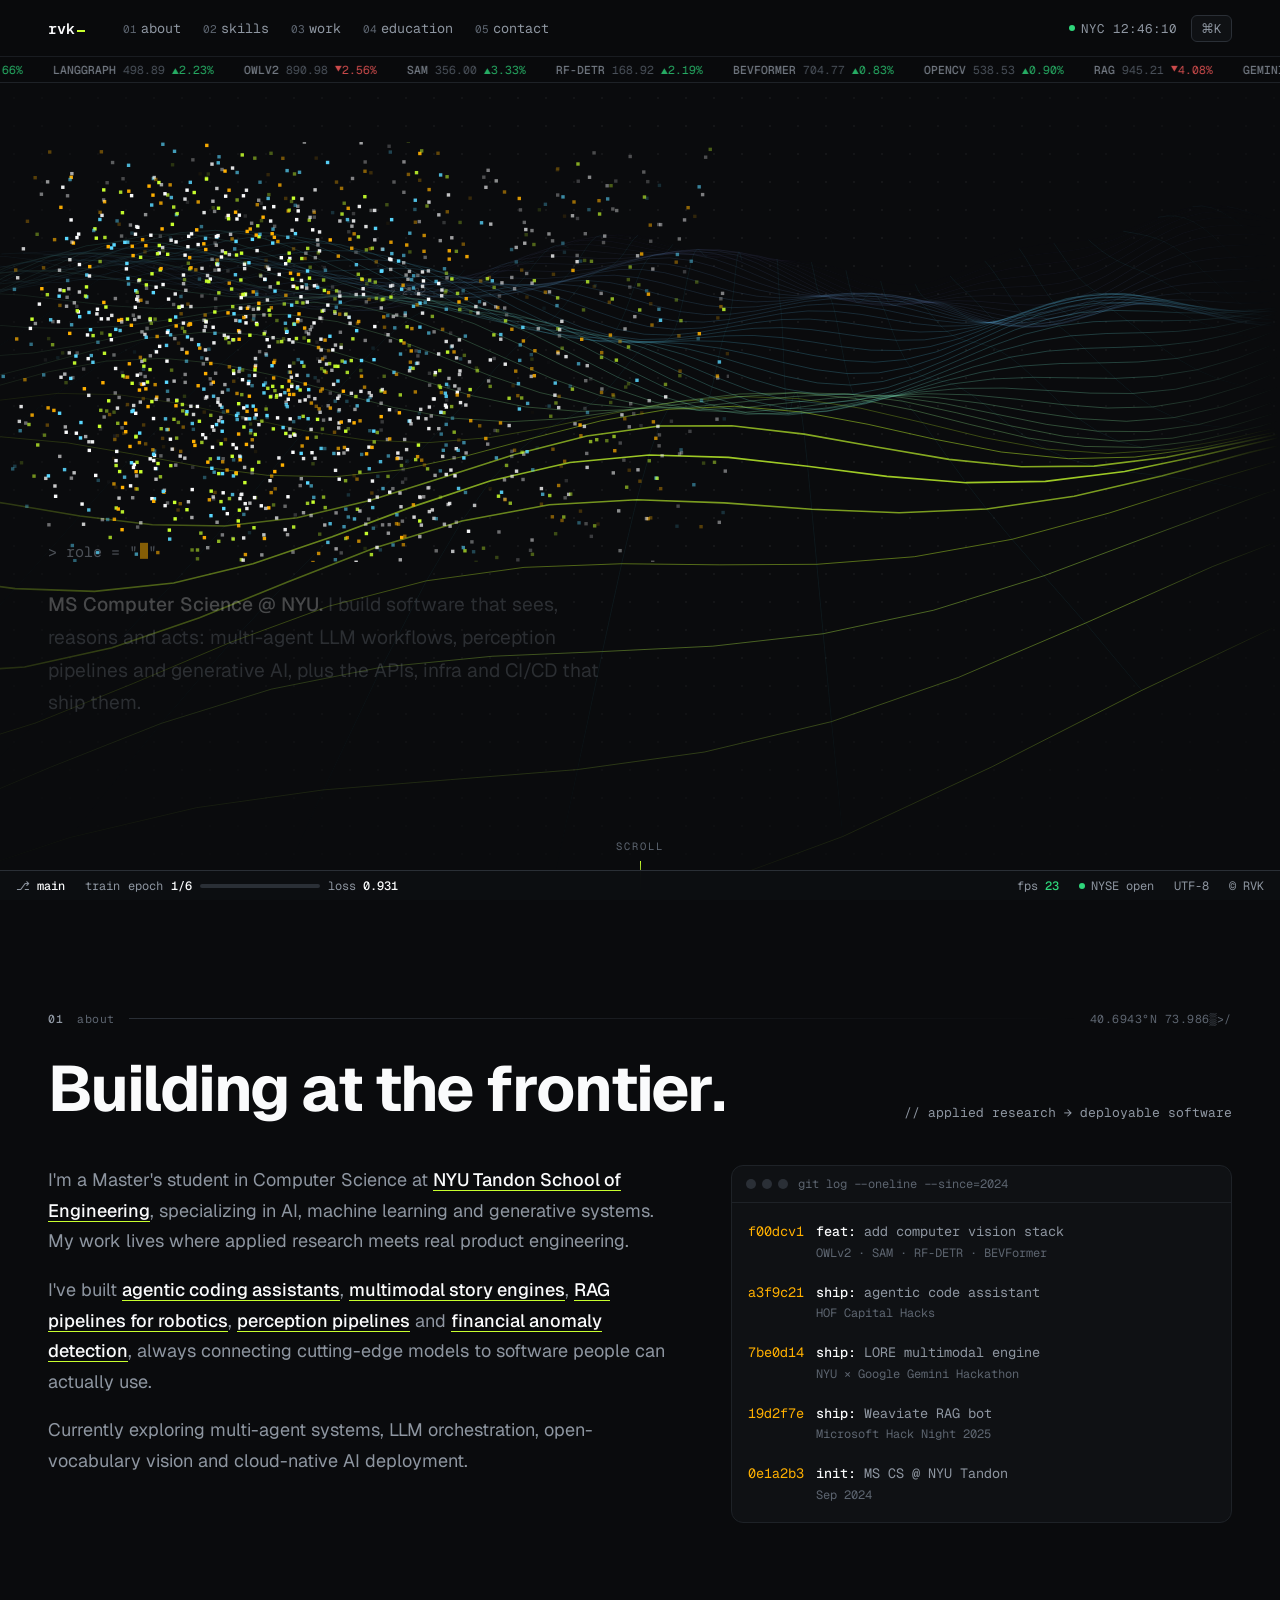
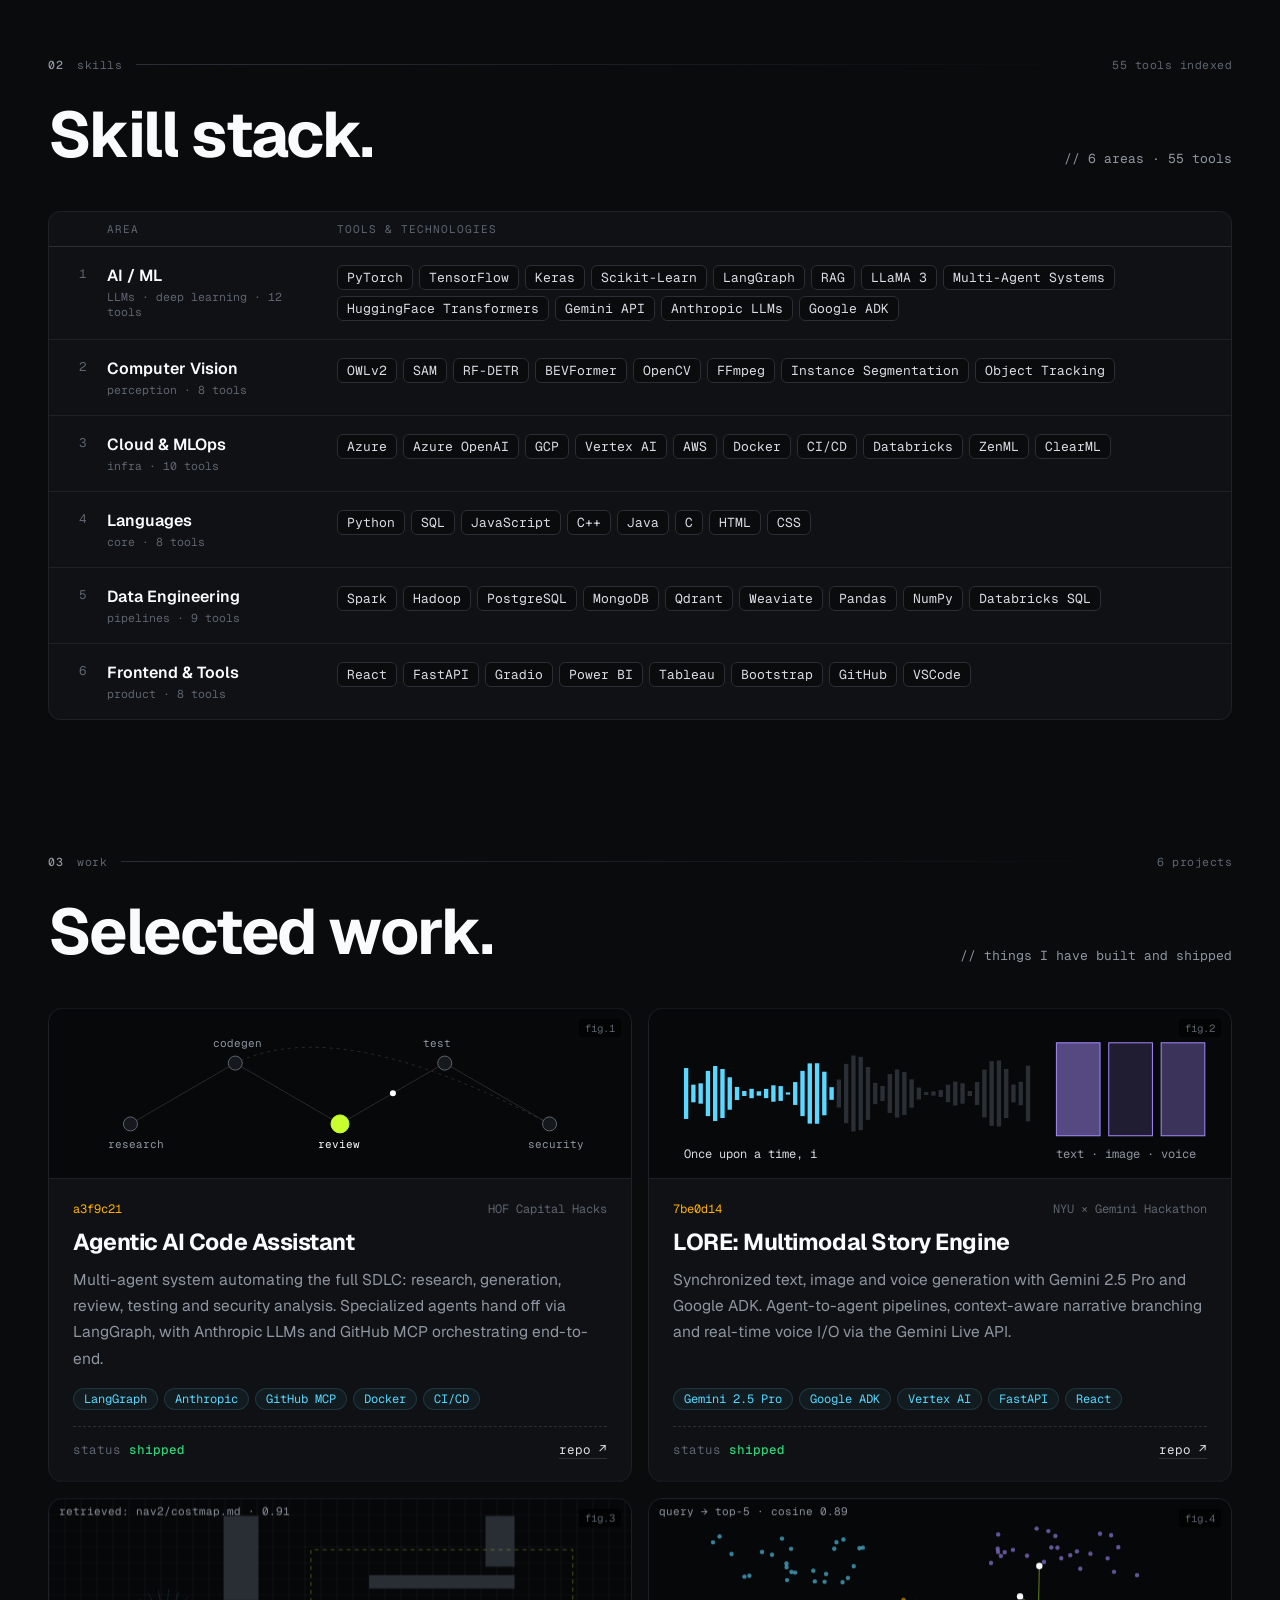
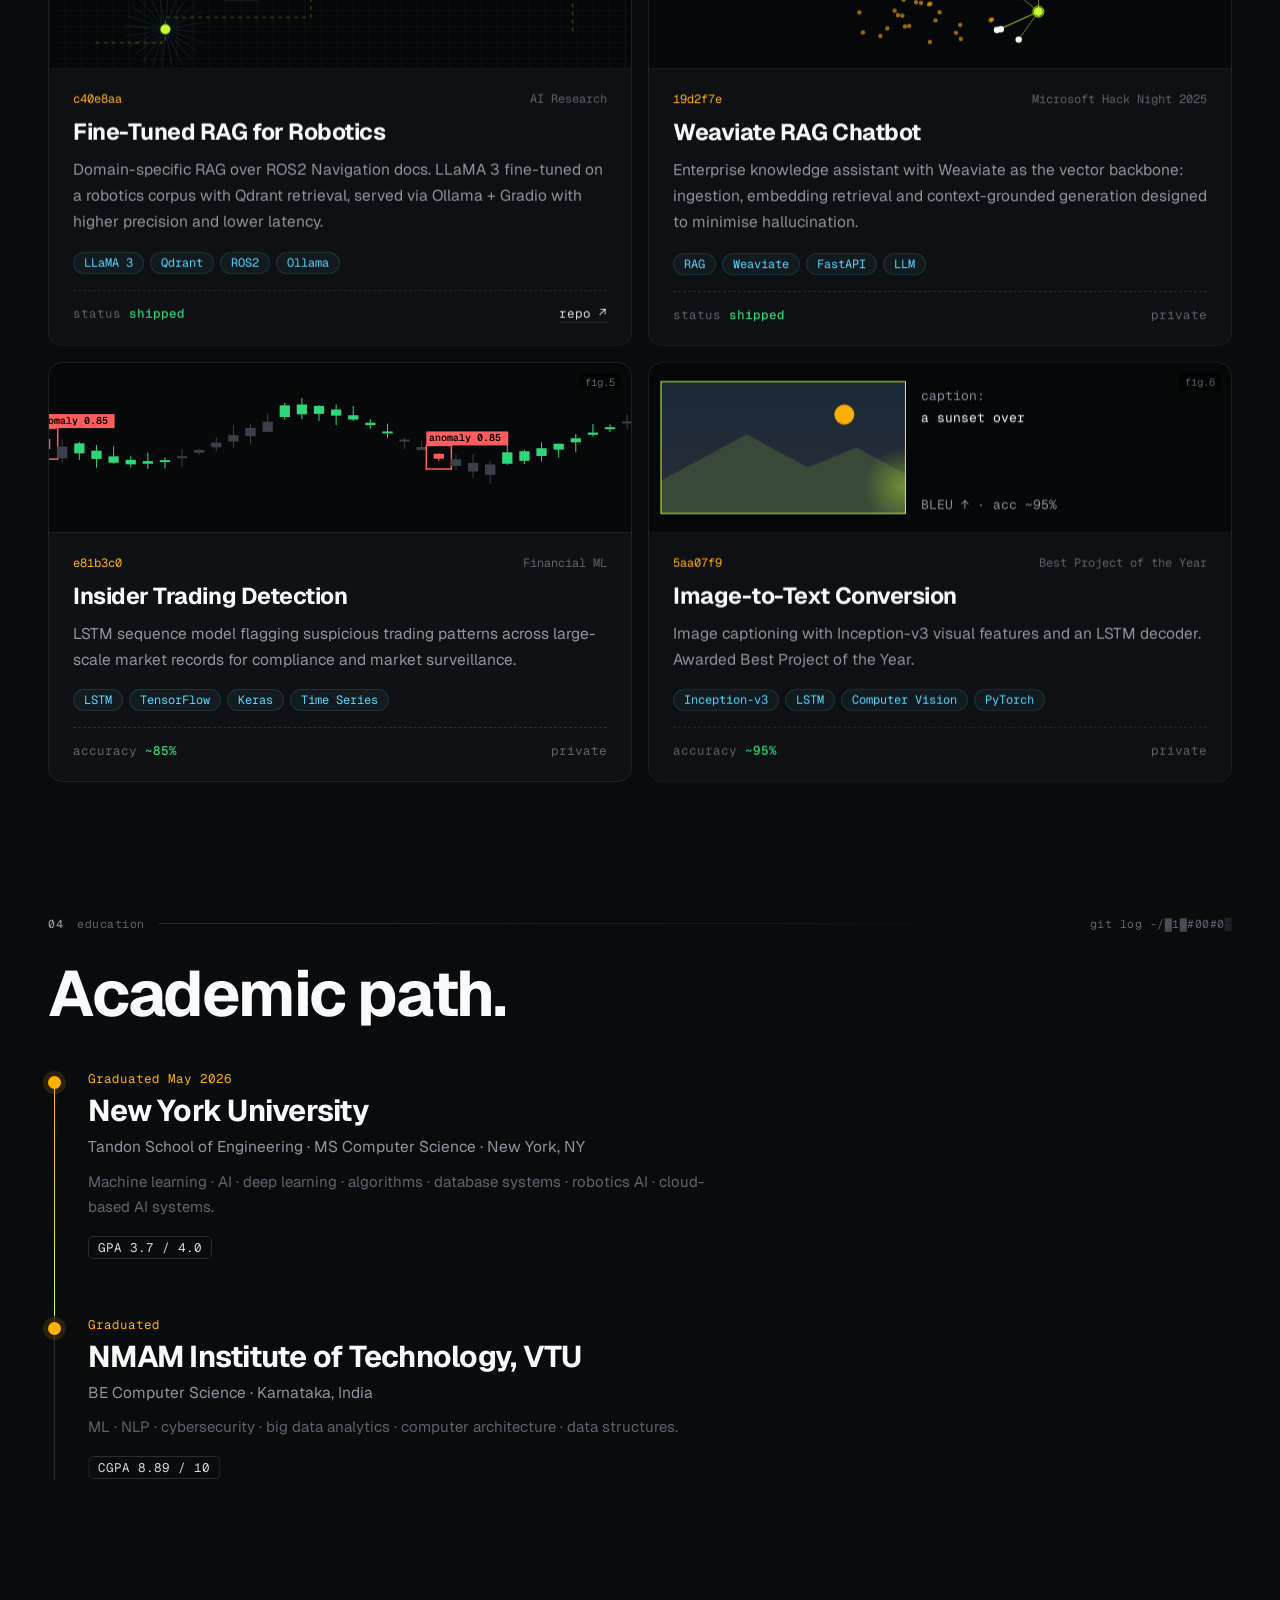
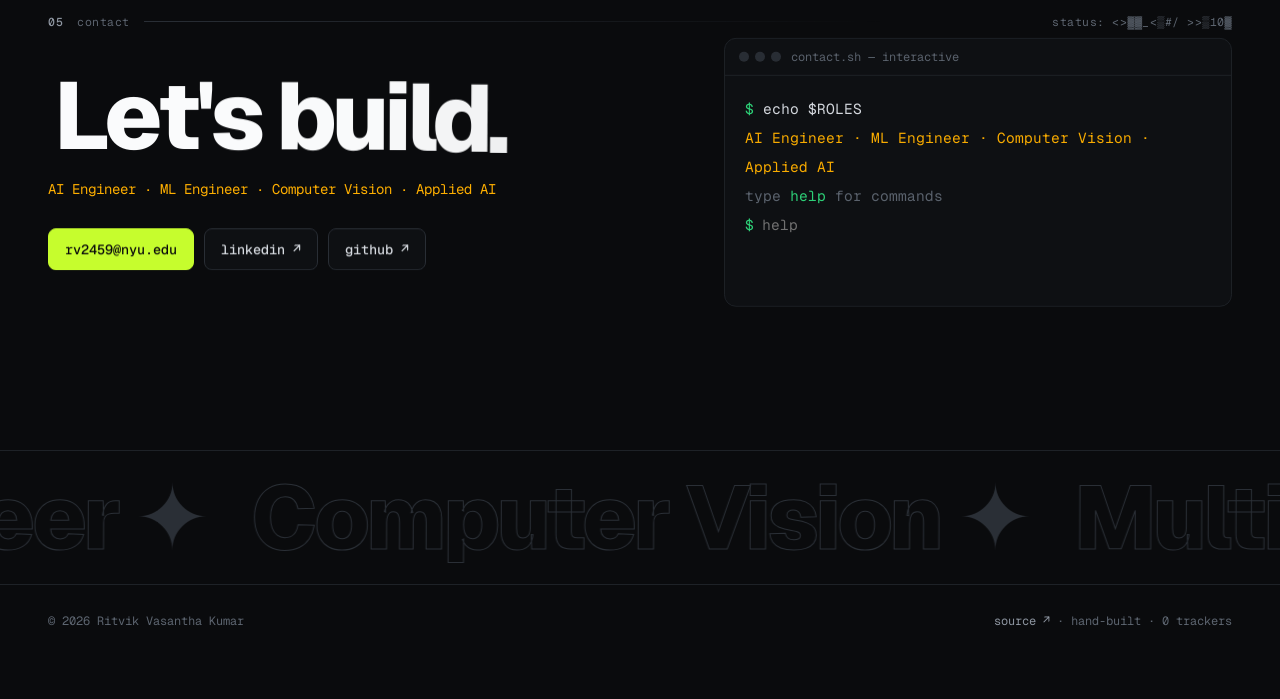
<file: index.html>
<!DOCTYPE html>
<html lang="en" class="booting" data-hero="terrain" data-panel="system">
<head>
<meta charset="UTF-8">
<meta name="viewport" content="width=device-width, initial-scale=1.0">
<title>Ritvik Vasantha Kumar | AI Engineer</title>
<meta name="description" content="Ritvik Vasantha Kumar — AI Engineer, MS Computer Science at NYU Tandon. Multi-agent LLM systems, generative AI, computer vision and cloud-native ML.">
<meta property="og:title" content="Ritvik Vasantha Kumar | AI Engineer">
<meta property="og:description" content="MS Computer Science @ NYU. Building systems that see, reason and act: multi-agent LLMs, generative AI and computer vision.">
<meta property="og:url" content="https://ritvikvk-ai.github.io">
<meta name="theme-color" content="#0a0b0d">
<link rel="icon" href="data:image/svg+xml,%3Csvg xmlns='http://www.w3.org/2000/svg' viewBox='0 0 32 32'%3E%3Crect width='32' height='32' rx='6' fill='%230a0b0d'/%3E%3Cpath d='M7 7h6M7 7v6M25 7h-6M25 7v6M7 25h6M7 25v-6M25 25h-6M25 25v-6' stroke='%23c8ff2e' stroke-width='2.5'/%3E%3C/svg%3E">
<link rel="preconnect" href="https://fonts.googleapis.com">
<link rel="preconnect" href="https://fonts.gstatic.com" crossorigin>
<link href="https://fonts.googleapis.com/css2?family=Geist:wght@400;500;600;700;800&family=Geist+Mono:wght@400;500;600&display=swap" rel="stylesheet">
<link rel="stylesheet" href="assets/css/style.css">
<script>
  // Boot loader only on the first visit of a session; respect reduced motion.
  (function(){var d=document.documentElement,seen;try{seen=sessionStorage.getItem('rvk-boot')}catch(e){}
  if(seen||matchMedia('(prefers-reduced-motion: reduce)').matches){d.classList.remove('booting');d.classList.add('no-boot')}})();
</script>
</head>
<body>

<div id="boot" aria-hidden="true"><div class="bx">
  <div class="l"><span class="k">rvk</span> boot sequence v2026.11</div>
  <div class="l">loading weights · agents/langgraph.ckpt <span class="ok">ok</span></div>
  <div class="l">loading weights · vision/rf-detr.pt <span class="ok">ok</span></div>
  <div class="l">warming CUDA kernels · sam_vit_h <span class="ok">ok</span></div>
  <div class="l">calibrating cam_01 · bev grid 200×200 <span class="ok">ok</span></div>
  <div class="l">connecting market feed · NYSE <span class="ok">ok</span></div>
  <div class="l"><span class="k">ready.</span></div>
  <div class="bar"><i></i></div>
  <div class="skip">click or press any key to skip</div>
</div></div>

<div class="amb" aria-hidden="true"></div>

<header id="hdr">
  <div class="hd">
    <a href="#hero" class="logo" aria-label="Back to top">rvk<i></i></a>
    <nav class="links" id="links" aria-label="Sections">
      <span class="pill" id="navpill"></span>
      <a href="#about" data-s="about"><span>01</span>about</a>
      <a href="#skills" data-s="skills"><span>02</span>skills</a>
      <a href="#projects" data-s="projects"><span>03</span>work</a>
      <a href="#education" data-s="education"><span>04</span>education</a>
      <a href="#contact" data-s="contact"><span>05</span>contact</a>
    </nav>
    <div class="r"><span class="clk mk" id="clk"></span><button class="kbtn" id="kb" aria-label="Open command menu">⌘K</button></div>
  </div>
  <div class="tape" id="tape" aria-hidden="true"></div>
</header>

<main>
<div class="wrap">

<section id="hero" data-name="home">
  <canvas id="herobg" aria-hidden="true"></canvas>
  <div class="hero">
    <div>
      <h1 class="name" id="name" aria-label="Ritvik Vasantha Kumar">
        <span class="det"><span class="tx">Ritvik</span></span>
        <span class="det"><span class="tx hl">Vasantha</span></span>
        <span class="det"><span class="tx">Kumar</span></span>
      </h1>
      <div class="role h-in">&gt; role = "<b id="role"></b><span class="c"></span>"</div>
      <p class="lead h-in"><strong>MS Computer Science @ NYU.</strong> I build software that sees, reasons and acts: multi-agent LLM workflows, perception pipelines and generative AI, plus the APIs, infra and CI/CD that ship them.</p>
      <div class="cta h-in">
        <a class="btn p mag" href="#projects" data-cur="scroll"><span>view work →</span></a>
        <a class="btn mag" href="https://github.com/ritvikvk-ai" target="_blank" rel="noopener" data-cur="open ↗"><span>github ↗</span></a>
        <a class="btn mag" href="https://linkedin.com/in/ritvik-vk" target="_blank" rel="noopener" data-cur="open ↗"><span>linkedin ↗</span></a>
        <a class="btn mag" href="mailto:rv2459@nyu.edu" data-copy="rv2459@nyu.edu" data-cur="copy"><span>copy email</span></a>
      </div>
      <div class="hint h-in">tip: press <kbd>⌘</kbd> <kbd>K</kbd> to jump anywhere</div>
    </div>
    <div class="console h-in" id="console">
      <div class="ch"><span class="d"><i></i><i></i><i></i></span><span id="ptitle">workspace</span><span class="st">running</span></div>
      <div class="panel" id="panel"></div>
      <div class="kpis" id="kpis"></div>
    </div>
  </div>
  <div class="scroll-cue" aria-hidden="true">SCROLL<i></i></div>
</section>

<div class="div"><b>01</b> about<span class="ln"></span><span class="meta">40.6943°N 73.9865°W</span></div>
<section id="about" data-name="about">
  <div class="sh"><h2 class="split">Building at the frontier.</h2><p>// applied research → deployable software</p></div>
  <div class="about">
    <div class="ab">
      <p class="rv">I'm a Master's student in Computer Science at <strong>NYU Tandon School of Engineering</strong>, specializing in AI, machine learning and generative systems. My work lives where applied research meets real product engineering.</p>
      <p class="rv">I've built <strong>agentic coding assistants</strong>, <strong>multimodal story engines</strong>, <strong>RAG pipelines for robotics</strong>, <strong>perception pipelines</strong> and <strong>financial anomaly detection</strong>, always connecting cutting-edge models to software people can actually use.</p>
      <p class="rv">Currently exploring multi-agent systems, LLM orchestration, open-vocabulary vision and cloud-native AI deployment.</p>
    </div>
    <div class="card rv">
      <div class="ch"><span class="d"><i></i><i></i><i></i></span>git log --oneline --since=2024</div>
      <ul class="gl" id="gl">
        <li><span class="h">f00dcv1</span><span><b>feat:</b> add computer vision stack<br><span class="t">OWLv2 · SAM · RF-DETR · BEVFormer</span></span></li>
        <li><span class="h">a3f9c21</span><span><b>ship:</b> agentic code assistant<br><span class="t">HOF Capital Hacks</span></span></li>
        <li><span class="h">7be0d14</span><span><b>ship:</b> LORE multimodal engine<br><span class="t">NYU × Google Gemini Hackathon</span></span></li>
        <li><span class="h">19d2f7e</span><span><b>ship:</b> Weaviate RAG bot<br><span class="t">Microsoft Hack Night 2025</span></span></li>
        <li><span class="h">0e1a2b3</span><span><b>init:</b> MS CS @ NYU Tandon<br><span class="t">Sep 2024</span></span></li>
      </ul>
    </div>
  </div>
</section>

<div class="div"><b>02</b> skills<span class="ln"></span><span class="meta" id="m2"></span></div>
<section id="skills" data-name="skills">
  <div class="sh"><h2 class="split">Skill stack.</h2>
    <p>// 6 areas · 55 tools</p>
  </div>
  <div class="tbl" id="tbl">
    <div class="thd"><span></span><span>AREA</span><span>TOOLS &amp; TECHNOLOGIES</span></div>
    <div id="sk"></div>
  </div>
</section>

<div class="div"><b>03</b> work<span class="ln"></span><span class="meta">6 projects</span></div>
<section id="projects" data-name="projects">
  <div class="pwrap" id="pwrap">
    <div class="sh"><h2 class="split">Selected work.</h2><p>// things I have built and shipped</p></div>
    <div class="ptrack" id="pt"></div>
  </div>
</section>

<div class="div"><b>04</b> education<span class="ln"></span><span class="meta">git log --education</span></div>
<section id="education" data-name="education">
  <div class="sh"><h2 class="split">Academic path.</h2></div>
  <div class="tline" id="tl"><span class="rail"></span></div>
</section>

<div class="div"><b>05</b> contact<span class="ln"></span><span class="meta">status: accepting offers</span></div>
<section id="contact" data-name="contact">
  <div class="ct">
    <div>
      <div class="big"><span class="det" id="lb"><span class="tx" id="lbt">Let's build.</span></span></div>
      <div class="sub2 rv">AI Engineer · ML Engineer · Computer Vision · Applied AI</div>
      <div class="cta rv">
        <a class="btn p mag" href="mailto:rv2459@nyu.edu" data-cur="mail"><span>rv2459@nyu.edu</span></a>
        <a class="btn mag" href="https://linkedin.com/in/ritvik-vk" target="_blank" rel="noopener" data-cur="open ↗"><span>linkedin ↗</span></a>
        <a class="btn mag" href="https://github.com/ritvikvk-ai" target="_blank" rel="noopener" data-cur="open ↗"><span>github ↗</span></a>
      </div>
    </div>
    <div class="card rv">
      <div class="ch"><span class="d"><i></i><i></i><i></i></span>contact.sh — interactive</div>
      <div class="term" id="term">
        <div id="tout">
          <div><span class="p">$</span> echo $ROLES</div>
          <div class="o">AI Engineer · ML Engineer · Computer Vision · Applied AI</div>
          <div class="hint2">type <span class="p">help</span> for commands</div>
        </div>
        <form id="tf"><span class="p">$</span><input id="ti" aria-label="Terminal input" autocomplete="off" spellcheck="false" placeholder="help"></form>
      </div>
    </div>
  </div>
</section>
</div>

<div class="marq" aria-hidden="true"><div class="in" id="marq"></div></div>
<div class="wrap"><footer><span>© 2026 Ritvik Vasantha Kumar</span><span><a href="https://github.com/ritvikvk-ai/ritvikvk-ai.github.io" target="_blank" rel="noopener">source ↗</a> · hand-built · 0 trackers</span></footer></div>
</main>

<div class="sb" aria-hidden="true">
  <span>⎇ <b>main</b></span>
  <span class="ep"><span class="hide">train</span> epoch <b id="ep">1/6</b><span class="pb"><i id="pbi"></i></span><span class="hide">loss <b id="loss">0.931</b></span></span>
  <span class="r"><span class="fps hide">fps <b id="fps">60</b></span><span class="mk hide" id="mk2"></span><span class="hide">UTF-8</span><span>© RVK</span></span>
</div>
<div id="toast" role="status" aria-live="polite"></div>

<script src="assets/vendor/gsap.min.js" defer></script>
<script src="assets/vendor/ScrollTrigger.min.js" defer></script>
<script src="assets/vendor/lenis.min.js" defer></script>
<script src="assets/js/data.js" defer></script>
<script src="assets/js/visuals.js" defer></script>
<script src="assets/js/hero.js" defer></script>
<script src="assets/js/panels.js" defer></script>
<script src="assets/js/main.js" defer></script>
</body>
</html>
</file>
<file: assets/css/style.css>
*,*::before,*::after{box-sizing:border-box;margin:0;padding:0}
:root{
  --bg:#0a0b0d;--s1:#0f1114;--s2:#15181c;--ln:#1e2227;--ln2:#2a2f36;
  --text:#d9dde3;--hi:#fafbfc;--mu:#8e96a1;--di:#5d6570;
  --lime:#c8ff2e;--amber:#ffb000;--cyan:#5ad8ff;--mag:#ff4fa3;--up:#2fd67b;--dn:#ff5d5d;
  --mono:'Geist Mono',ui-monospace,monospace;--sans:'Geist',system-ui,sans-serif;
  --ease:cubic-bezier(.2,.8,.2,1);
  --pad:clamp(16px,4vw,48px);
}
html{scroll-behavior:smooth}
html.lenis,html.lenis body{height:auto}
.lenis.lenis-smooth{scroll-behavior:auto!important}
body{background:var(--bg);color:var(--text);font:16.5px/1.7 var(--sans);-webkit-font-smoothing:antialiased;overflow-x:hidden;padding-bottom:30px}
a{color:inherit}
::selection{background:#c8ff2e33;color:#fff}
button{font:inherit;color:inherit}
:focus-visible{outline:2px solid var(--lime);outline-offset:3px}
.sr{position:absolute;width:1px;height:1px;overflow:hidden;clip:rect(0 0 0 0)}

/* ambient background: dot grid */
.amb{position:fixed;inset:0;z-index:0;pointer-events:none;
  background-image:radial-gradient(#ffffff0d 1px,transparent 1px);background-size:28px 28px;
  mask-image:radial-gradient(ellipse 80% 70% at 50% 40%,#000 30%,transparent 100%)}

/* ───────── boot loader ───────── */
#boot{position:fixed;inset:0;z-index:500;background:var(--bg);display:flex;align-items:center;justify-content:center;padding:24px}
#boot .bx{width:min(560px,100%);font:13.5px/1.9 var(--mono);color:var(--mu)}
#boot .l{opacity:0;transform:translateY(4px);transition:opacity .2s,transform .2s;white-space:nowrap;overflow:hidden;text-overflow:ellipsis}
#boot .l.on{opacity:1;transform:none}
#boot .ok{color:var(--up)}#boot .k{color:var(--lime)}
#boot .bar{height:2px;background:var(--ln2);margin-top:16px;overflow:hidden}
#boot .bar i{display:block;height:100%;width:0;background:var(--lime);transition:width .25s linear}
#boot .skip{margin-top:14px;font-size:11.5px;color:var(--di)}
#boot.done{clip-path:inset(0 0 100% 0);transition:clip-path .8s cubic-bezier(.8,0,.2,1)}
html.booting{overflow:hidden}


/* ───────── header ───────── */
header{position:sticky;top:0;z-index:60;background:#0a0b0dd9;backdrop-filter:blur(14px);-webkit-backdrop-filter:blur(14px);border-bottom:1px solid var(--ln);transition:transform .45s var(--ease)}
header.hide{transform:translateY(-100%)}
.hd{display:flex;align-items:center;gap:28px;height:56px;padding:0 var(--pad);max-width:1360px;margin:0 auto}
.logo{font:600 15px var(--mono);color:var(--hi);text-decoration:none}
.logo i{display:inline-block;width:8px;height:2px;background:var(--lime);margin-left:2px;vertical-align:2px;animation:bl 1.1s steps(1) infinite}
@keyframes bl{50%{opacity:0}}
.links{display:flex;gap:2px;font:13.5px var(--mono);position:relative}
.links a{padding:6px 10px;border-radius:6px;text-decoration:none;color:var(--mu);transition:color .2s;position:relative;z-index:1}
.links a span{color:var(--di);margin-right:4px;font-size:11px;transition:color .2s}
.links a:hover,.links a.on{color:var(--hi)}
.links a.on span{color:var(--mu)}
.links .pill{position:absolute;top:0;height:100%;border-radius:6px;background:var(--s2);border:1px solid var(--ln2);transition:transform .45s var(--ease),width .45s var(--ease),opacity .3s;opacity:0}
.hd .r{margin-left:auto;display:flex;align-items:center;gap:14px;font:12.5px var(--mono);color:var(--mu)}
.kbtn{border:1px solid var(--ln2);background:var(--s1);color:var(--mu);border-radius:6px;padding:4px 9px;cursor:pointer;transition:.2s;font:12.5px var(--mono)}
.kbtn:hover{color:var(--hi);border-color:var(--lime)}
.mk{display:inline-flex;align-items:center;gap:6px}
.mk i{width:6px;height:6px;border-radius:50%;background:var(--dn)}
.mk.open i{background:var(--up)}
.tape{height:26px;overflow:hidden;border-top:1px solid var(--ln);font:11.5px/26px var(--mono);color:var(--di);opacity:.8;transition:opacity .3s}
.tape:hover{opacity:1}
.tape-in{display:flex;gap:30px;white-space:nowrap;width:max-content;will-change:transform}
.tk b{color:var(--mu);font-weight:500}.up{color:var(--up)}.dn{color:var(--dn)}
.tk .fl{transition:color .4s}

main{position:relative;z-index:2}
.wrap{max-width:1360px;margin:0 auto;padding:0 var(--pad)}
section{padding:8px 0 24px;scroll-margin-top:110px;position:relative}

/* divider between sections */
.div{margin-top:110px;display:flex;align-items:center;gap:14px;font:11.5px var(--mono);color:var(--di);letter-spacing:.5px}
.div .ln{flex:1;height:1px;background:linear-gradient(90deg,var(--ln2),transparent);transform-origin:left}
.div b{color:var(--mu);font-weight:500}
.div .meta{white-space:nowrap}
.sh{display:flex;align-items:flex-end;justify-content:space-between;gap:20px;margin:22px 0 44px;flex-wrap:wrap}
h2{font:700 clamp(36px,5vw,64px)/1.02 var(--sans);letter-spacing:-.04em;color:var(--hi)}
.sh p{font:13px var(--mono);color:var(--mu);max-width:380px}
.split .w{display:inline-block;overflow:hidden;vertical-align:top;padding-bottom:.06em;margin-bottom:-.06em}
.split .c{display:inline-block;will-change:transform}

/* ───────── hero ───────── */
#hero{padding:40px 0 40px;min-height:calc(100svh - 82px);display:flex;align-items:center}
#herobg{position:absolute;inset:-82px calc(var(--pad)*-1) 0;width:calc(100% + var(--pad)*2);height:calc(100% + 82px);z-index:-1;pointer-events:none;
  mask-image:linear-gradient(90deg,rgba(0,0,0,.28) 0,#000 50%,#000 88%,transparent),linear-gradient(#000 70%,transparent);mask-composite:intersect;-webkit-mask-composite:source-in;opacity:.9}
.hero{display:grid;grid-template-columns:1.1fr .9fr;gap:56px;align-items:center;width:100%}
.name{font:800 clamp(52px,7.6vw,116px)/.92 var(--sans);letter-spacing:-.05em;color:var(--hi);margin:30px 0 28px;display:flex;flex-direction:column;align-items:flex-start;gap:.16em;position:relative}
#namefx{position:absolute;pointer-events:none;z-index:3}
.det{position:relative;display:inline-block;padding:0 .06em}
.det .tx{position:relative;display:inline-block;transition:opacity .5s}
.name.fx .tx,.name.swarm .tx{opacity:0}
.name .hl{background:linear-gradient(90deg,var(--hi) 0%,var(--lime) 50%,var(--cyan) 100%);background-size:200% 100%;-webkit-background-clip:text;background-clip:text;color:transparent;animation:shine 6s ease-in-out infinite alternate}
@keyframes shine{to{background-position:100% 0}}
html.noconsole .console{display:none}
html.noconsole .hero{grid-template-columns:1fr}
.role{font:15px var(--mono);color:var(--mu);margin-bottom:16px;min-height:1.7em}
.role b{color:var(--amber);font-weight:500}
.role .c{display:inline-block;width:8px;height:16px;background:var(--amber);vertical-align:-2px;margin-left:2px;animation:bl 1s steps(1) infinite}
.lead{font-size:clamp(17px,1.5vw,19.5px);color:var(--mu);max-width:560px}
.lead strong{color:var(--hi);font-weight:500}
.cta{display:flex;gap:10px;flex-wrap:wrap;margin-top:30px}
.btn{position:relative;font:500 13.5px var(--mono);padding:11px 16px;border-radius:8px;border:1px solid var(--ln2);background:var(--s1);color:var(--text);text-decoration:none;transition:border-color .2s,color .2s,background .2s;display:inline-flex;gap:8px;align-items:center;overflow:hidden;will-change:transform}
.btn::before{content:"";position:absolute;inset:0;background:radial-gradient(120px circle at var(--bx,50%) var(--by,50%),#ffffff18,transparent 60%);opacity:0;transition:opacity .3s}
.btn:hover::before{opacity:1}
.btn:hover{border-color:var(--hi);color:var(--hi)}
.btn.p{background:var(--lime);border-color:var(--lime);color:#0a0b0d}
.btn.p:hover{background:var(--hi);border-color:var(--hi)}
.btn span{position:relative}
.hint{font:12px var(--mono);color:var(--di);margin-top:22px}
@media(pointer:coarse){.hint{display:none}}
.hint kbd{font:inherit;border:1px solid var(--ln2);border-bottom-width:2px;border-radius:4px;padding:0 5px;color:var(--mu)}

.console{border:1px solid var(--ln2);border-radius:14px;background:#0f1114e6;backdrop-filter:blur(6px);overflow:hidden;box-shadow:0 40px 90px -30px #000,0 0 0 1px #ffffff04 inset;transform-style:preserve-3d;will-change:transform}
.ch{display:flex;align-items:center;gap:10px;padding:10px 14px;border-bottom:1px solid var(--ln);font:12px var(--mono);color:var(--di)}
.ch .d{display:flex;gap:6px}.ch .d i{width:10px;height:10px;border-radius:50%;background:var(--ln2);transition:background .2s}
.console:hover .ch .d i:nth-child(1){background:#ff5f57}.console:hover .ch .d i:nth-child(2){background:#febc2e}.console:hover .ch .d i:nth-child(3){background:#28c840}
.ch .st{margin-left:auto;color:var(--up);display:flex;gap:6px;align-items:center}
.ch .st::before{content:"";width:6px;height:6px;border-radius:50%;background:var(--up);animation:pu 2s infinite}
@keyframes pu{0%{box-shadow:0 0 0 0 #2fd67b80}70%{box-shadow:0 0 0 7px #2fd67b00}100%{box-shadow:0 0 0 0 #2fd67b00}}
.modes{display:flex;gap:4px;padding:8px 10px;border-bottom:1px solid var(--ln);font:11.5px var(--mono);overflow-x:auto;scrollbar-width:none}
.modes button{background:none;border:1px solid transparent;color:var(--di);padding:3px 8px;border-radius:5px;cursor:pointer;white-space:nowrap;transition:.2s}
.modes button:hover{color:var(--hi)}
.modes button.on{color:#000;background:var(--lime)}
.frame{position:relative;aspect-ratio:16/10;background:#050607}
.frame canvas{position:absolute;inset:0;width:100%;height:100%}
.frame .fi{position:absolute;left:10px;bottom:8px;font:11px var(--mono);color:var(--mu);background:#000a;padding:2px 6px;border-radius:3px}
.frame .corner{position:absolute;width:14px;height:14px;border:1.5px solid var(--lime);opacity:.6}
.frame .c1{top:8px;left:8px;border-width:1.5px 0 0 1.5px}.frame .c2{top:8px;right:8px;border-width:1.5px 1.5px 0 0}.frame .c3{bottom:8px;right:8px;border-width:0 1.5px 1.5px 0}
.kpis{display:grid;grid-template-columns:repeat(3,1fr);border-top:1px solid var(--ln)}
.kpi{padding:14px 16px;border-right:1px solid var(--ln);transition:background .2s}
.kpi:hover{background:var(--s2)}
.kpi:last-child{border-right:0}
.kpi .l{font:500 13px var(--sans);color:var(--mu);margin-top:2px}
.kpi .v{font:700 28px/1.15 var(--sans);color:var(--hi);letter-spacing:-.03em}
.kpi .v small{font-size:15px;color:var(--di);font-weight:500}
.kpi .spark{display:block;margin-top:4px;width:100%;height:24px}
.spark-l{stroke-dasharray:var(--len,400);stroke-dashoffset:var(--len,400);transition:stroke-dashoffset 1.6s var(--ease)}
.drawn .spark-l{stroke-dashoffset:0}
.scroll-cue{position:absolute;left:50%;bottom:6px;transform:translateX(-50%);font:10.5px var(--mono);color:var(--di);letter-spacing:2px;display:flex;flex-direction:column;align-items:center;gap:8px}
.scroll-cue i{width:1px;height:34px;background:linear-gradient(var(--lime),transparent);animation:cue 2s var(--ease) infinite;transform-origin:top}
@keyframes cue{0%{transform:scaleY(0)}50%{transform:scaleY(1);opacity:1}100%{transform:scaleY(1);opacity:0}}

/* ───────── about ───────── */
.about{display:grid;grid-template-columns:1.25fr 1fr;gap:56px}
.about p{color:var(--mu);margin-bottom:18px;font-size:18px}
.about p strong{color:var(--hi);font-weight:500;background:linear-gradient(var(--lime),var(--lime)) no-repeat 0 100%/0 1px;transition:background-size .8s var(--ease)}
.about p.lit strong{background-size:100% 1px}
.card{border:1px solid var(--ln);border-radius:12px;background:var(--s1);overflow:hidden}
.gl{list-style:none;padding:8px 0}
.gl li{display:grid;grid-template-columns:auto 1fr;gap:12px;padding:10px 16px;font:13.5px/1.5 var(--mono);color:var(--mu);transition:background .2s;position:relative}
.gl li:hover{background:var(--s2)}
.gl li::before{content:"";position:absolute;left:0;top:0;bottom:0;width:2px;background:var(--lime);transform:scaleY(0);transition:transform .3s var(--ease)}
.gl li:hover::before{transform:scaleY(1)}
.gl .h{color:var(--amber)}
.gl .t{color:var(--di);font-size:12px}
.gl b{color:var(--hi);font-weight:500}
.gl .new{color:#000;background:var(--lime);font-size:10px;padding:1px 5px;border-radius:3px;margin-left:6px;font-weight:600}

/* ───────── skills ───────── */
.tbl{border:1px solid var(--ln);border-radius:12px;background:var(--s1);overflow:hidden}
.srow,.thd{display:grid;grid-template-columns:44px 230px 1fr}
.thd{font:11px var(--mono);color:var(--di);letter-spacing:1px;border-bottom:1px solid var(--ln2)}
.thd>*{padding:10px 14px}
.srow{align-items:start;border-bottom:1px solid var(--ln);transition:background .25s;position:relative}
.srow:last-child{border-bottom:0}
.srow:hover{background:var(--s2)}
.srow>*{padding:18px 14px}
.srow .ln{font:12.5px var(--mono);color:var(--di);text-align:right;padding-right:6px}
.srow .k{font:600 16px var(--sans);color:var(--hi)}
.srow .k small{display:block;color:var(--di);font:11.5px var(--mono);margin-top:3px}
.chips{display:flex;flex-wrap:wrap;gap:6px}
.chips span{font:13px var(--mono);color:var(--text);border:1px solid var(--ln2);border-radius:6px;padding:3px 9px;background:var(--bg);transition:border-color .2s,color .2s,translate .2s,background .2s;cursor:default}
.chips span:hover{border-color:var(--c,var(--cyan));color:var(--hi);translate:0 -2px;background:color-mix(in srgb,var(--c,var(--cyan)) 8%,var(--bg))}
.srow .tz{text-align:right;font:12.5px var(--mono)}
.srow .tz .spark{display:block;margin-left:auto}

/* ───────── projects (horizontal pin) ───────── */
#projects{overflow:visible}
.pwrap{position:relative}
.ptrack{display:grid;grid-template-columns:repeat(2,1fr);gap:16px}
.pc{position:relative;border:1px solid var(--ln);border-radius:14px;background:var(--s1);display:flex;flex-direction:column;transition:border-color .25s;transform-style:preserve-3d;will-change:transform}
.pc .thumb{position:relative;height:170px;border-bottom:1px solid var(--ln);border-radius:14px 14px 0 0;overflow:hidden;background:#07080a}
.pc .thumb canvas{position:absolute;inset:0;width:100%;height:100%}
.pc .thumb .lbl{position:absolute;right:10px;top:10px;font:10.5px var(--mono);color:var(--di);background:#000a;padding:2px 6px;border-radius:3px}
.pc .body{padding:22px 24px 22px;display:flex;flex-direction:column;flex:1}
.pc::after{content:"";position:absolute;inset:0;border-radius:14px;background:radial-gradient(420px circle at var(--mx,50%) var(--my,0),#ffffff0b,transparent 45%);opacity:0;transition:.3s;pointer-events:none}
.pc:hover{border-color:var(--ln2)}.pc:hover::after{opacity:1}
.pc .mt{display:flex;justify-content:space-between;font:12px var(--mono);color:var(--di);margin-bottom:12px;gap:10px}
.pc .mt .h{color:var(--amber)}
.pc h3{font:700 23px/1.2 var(--sans);letter-spacing:-.02em;color:var(--hi);margin-bottom:10px}
.pc p{color:var(--mu);font-size:15.5px;margin-bottom:16px;flex:1}
.pc .tags{display:flex;flex-wrap:wrap;gap:6px;margin-bottom:16px}
.pc .tags span{font:12px var(--mono);color:var(--cyan);background:#5ad8ff0d;border:1px solid #5ad8ff24;border-radius:999px;padding:2px 10px}
.pc .ft{display:flex;justify-content:space-between;align-items:center;border-top:1px dashed var(--ln2);padding-top:14px;font:12.5px var(--mono);color:var(--di)}
.pc .ft b{color:var(--up);font-weight:500}
.pc .ft a{color:var(--text);text-decoration:none;border-bottom:1px solid var(--ln2)}.pc .ft a:hover{color:var(--hi);border-color:var(--hi)}

/* ───────── education ───────── */
.tline{position:relative;padding-left:40px}
.tline .rail{position:absolute;left:6px;top:8px;bottom:0;width:1px;background:var(--ln2)}
.tline .ti:first-of-type::before{content:"";position:absolute;left:-34px;top:8px;bottom:0;width:1px;background:linear-gradient(var(--amber),var(--lime))}
.ti{position:relative;padding:0 0 56px}
.ti:last-child{padding-bottom:0}
.ti .dot{position:absolute;left:-40px;top:6px;width:13px;height:13px;border-radius:50%;background:var(--bg);border:2px solid var(--amber);transition:background .3s,box-shadow .3s}
.ti.in .dot{background:var(--amber);box-shadow:0 0 0 5px #ffb00022}
.ti .w{font:12.5px var(--mono);color:var(--amber)}
.ti h3{font:700 clamp(22px,2.4vw,30px) var(--sans);color:var(--hi);letter-spacing:-.025em;margin:4px 0}
.ti .s{color:var(--mu);font-size:15.5px}
.ti .b{color:var(--di);font-size:15px;margin:8px 0 12px;max-width:640px}
.ti .gpa{display:inline-block;font:12.5px var(--mono);color:var(--text);border:1px solid var(--ln2);border-radius:5px;padding:2px 9px}
.gb{display:flex;align-items:center;gap:12px;font:12.5px var(--mono);color:var(--mu);max-width:440px}
.gb .bar{flex:1;height:4px;background:var(--ln);border-radius:2px;overflow:hidden}
.gb .bar i{display:block;height:100%;width:0;background:linear-gradient(90deg,var(--amber),var(--lime));transition:width 1.6s var(--ease)}

/* ───────── contact ───────── */
.ct{display:grid;grid-template-columns:1.1fr .9fr;gap:56px;align-items:center}
.big{white-space:nowrap;font:800 clamp(52px,7.4vw,124px)/.9 var(--sans);letter-spacing:-.06em;color:var(--hi)}
.big .det .tag{font-size:12px}
.big .ch2{display:inline-block;transition:translate .35s var(--ease)}
.big .ch2:hover{translate:0 -8%}
.sub2{font:14px var(--mono);color:var(--amber);margin-top:22px}
.term{font:14.5px/2 var(--mono);padding:18px 20px;min-height:230px;max-height:320px;overflow:auto;cursor:text}
.term .p{color:var(--up)}
.term a{color:var(--cyan);text-decoration:none;border-bottom:1px dashed #5ad8ff55}
.term a:hover{border-bottom-style:solid}
.term .o{color:var(--amber);white-space:pre-wrap}
.term .e{color:var(--dn)}
.term form{display:flex;gap:8px}
.term input{flex:1;min-width:0;background:transparent;border:0;outline:0;color:var(--hi);font:inherit;caret-color:var(--lime)}
.term .hint2{color:var(--di)}

/* ───────── footer ───────── */
.marq{overflow:hidden;border-top:1px solid var(--ln);border-bottom:1px solid var(--ln);margin-top:120px;padding:22px 0}
.marq .in{display:flex;width:max-content;font:800 clamp(40px,7vw,96px)/1 var(--sans);letter-spacing:-.04em;color:transparent;-webkit-text-stroke:1px var(--ln2);white-space:nowrap;will-change:transform}
.marq .in span{padding-right:.5em}
.marq .in em{font-style:normal;color:var(--ln2);-webkit-text-stroke:0}
footer{padding:28px 0 40px;font:12px var(--mono);color:var(--di);display:flex;justify-content:space-between;gap:12px;flex-wrap:wrap}
footer a{color:var(--mu);text-decoration:none}footer a:hover{color:var(--lime)}

/* ───────── status bar ───────── */
.sb{position:fixed;left:0;right:0;bottom:0;height:30px;z-index:60;display:flex;align-items:center;gap:20px;padding:0 16px;background:#0d0f12f2;border-top:1px solid var(--ln2);font:12px var(--mono);color:var(--mu);backdrop-filter:blur(10px)}
.sb b{color:var(--hi);font-weight:500}
.sb .ep{display:flex;align-items:center;gap:8px}
.sb .pb{width:120px;height:4px;background:var(--ln2);border-radius:2px;overflow:hidden}
.sb .pb i{display:block;height:100%;background:var(--mu);width:0}
.sb .r{margin-left:auto;display:flex;gap:20px}
.sb .fps b{color:var(--up)}

/* ───────── hero console panels ───────── */
.panel{position:relative;aspect-ratio:16/10;background:#050607;overflow:hidden;font:12px/1.6 var(--mono)}
.panel canvas{display:block;width:100%;height:100%}
/* vision: camera + BEV */
.pv{position:absolute;inset:0;display:grid;grid-template-columns:1.55fr 1fr;grid-template-rows:1fr auto}
.pv-cam,.pv-bev{position:relative;min-height:0}
.pv-bev{border-left:1px solid var(--ln)}
.pv canvas{position:absolute;inset:0}
.pv-l{position:absolute;left:8px;top:6px;font-size:10px;color:var(--di);letter-spacing:.5px}
.pv-ft{grid-column:1/3;border-top:1px solid var(--ln);padding:5px 10px;color:var(--mu);font-size:11px}
/* pipeline */
.pp{position:absolute;inset:0;display:flex;flex-direction:column}
.pp-dag{display:flex;align-items:center;gap:6px;padding:10px 12px;border-bottom:1px solid var(--ln);flex-wrap:wrap}
.pp-dag b{color:var(--di);font-weight:400}
.pp-s{display:inline-flex;align-items:center;gap:6px;border:1px solid var(--ln2);border-radius:5px;padding:2px 8px;color:var(--di);transition:.3s}
.pp-s i{width:7px;height:7px;border-radius:50%;background:var(--ln2)}
.pp-s.run{color:var(--hi);border-color:var(--amber)}.pp-s.run i{background:var(--amber);animation:pu2 1s infinite}
.pp-s.ok{color:var(--hi);border-color:#2fd67b60}.pp-s.ok i{background:var(--up)}
@keyframes pu2{50%{opacity:.3}}
.pp-log{flex:1;padding:12px;overflow:hidden;color:var(--mu);display:flex;flex-direction:column;justify-content:flex-start;gap:1px}
.pp-log>div{display:flex;gap:10px;align-items:center;white-space:nowrap;animation:lnin .3s var(--ease)}
@keyframes lnin{from{opacity:0;transform:translateY(6px)}}
.pp-log .c{color:var(--cyan)}.pp-log .g{color:var(--up)}.pp-log .m{color:var(--hi)}.pp-log .a{color:var(--amber)}
.pp-log .d{flex:1;overflow:hidden;text-overflow:ellipsis;color:var(--text)}
.pp-log .bar{width:70px;height:3px;background:var(--ln2);border-radius:2px;overflow:hidden;flex-shrink:0}
.pp-log .bar i{display:block;height:100%;width:0;background:var(--lime)}
.pp-log .r{width:62px;text-align:right;flex-shrink:0}
/* editor */
.pe{position:absolute;inset:0;display:flex;flex-direction:column}
.pe-tabs{display:flex;border-bottom:1px solid var(--ln);background:#0a0c0e}
.pe-tabs button{background:none;border:0;border-right:1px solid var(--ln);color:var(--di);padding:6px 12px;font:11.5px var(--mono);cursor:pointer}
.pe-tabs button.on{color:var(--hi);background:#050607;box-shadow:inset 0 2px 0 var(--lime)}
.pe-code{flex:1;display:flex;overflow:hidden;padding:8px 0;min-height:0}
.pe-ln{width:30px;text-align:right;padding-right:10px;color:var(--di);flex-shrink:0;font-size:11.5px;line-height:1.55}
.pe pre{margin:0;font:11.5px/1.55 var(--mono);color:var(--text);white-space:pre;overflow:hidden}
.pe pre i{font-style:normal}.pe .kw{color:#ff7ab6}.pe .st{color:#a5e075}.pe .cm{color:var(--di)}.pe .nu{color:var(--amber)}.pe .fn{color:var(--cyan)}.pe .dc{color:var(--lime)}
.pe .cur{display:inline-block;width:7px;height:13px;background:var(--lime);vertical-align:-2px;animation:bl 1s steps(1) infinite}
.pe-out{height:30%;border-top:1px solid var(--ln);padding:6px 12px;color:var(--mu);overflow:hidden;font-size:11px;display:flex;flex-direction:column;justify-content:flex-end}
.pe-out>div{animation:lnin .3s var(--ease)}.pe-out .g{color:var(--up)}
/* system */
.ps{position:absolute;inset:0}
.ps canvas{position:absolute;inset:0}
.ps-m{position:absolute;left:10px;top:8px;display:flex;gap:12px;color:var(--di);font-size:11px}
.ps-m b{color:var(--hi);font-weight:500}.ps-m .g{color:var(--up)}
.ps-log{position:absolute;left:10px;right:10px;bottom:6px;color:var(--mu);font-size:10.5px}
.ps-log span{color:var(--di)}
.ps-cap{position:absolute;right:10px;top:8px;font-size:10.5px;color:var(--di)}.ps-log>div{animation:lnin .3s var(--ease)}
/* tabs */
.pt{position:absolute;inset:0;display:flex;flex-direction:column}
.pt-bar{display:flex;gap:2px;padding:6px 8px;border-bottom:1px solid var(--ln);background:#0a0c0e}
.pt-bar button{position:relative;background:none;border:0;color:var(--di);padding:4px 10px;font:11.5px var(--mono);cursor:pointer;border-radius:5px;overflow:hidden}
.pt-bar button:hover{color:var(--hi)}
.pt-bar button.on{color:var(--hi);background:var(--s2)}
.pt-bar button i{position:absolute;left:0;right:0;bottom:0;height:2px;background:var(--lime);transform-origin:left;transform:scaleX(0)}
.pt-bar button:not(.on) i{transform:scaleX(0)!important}
.pt-body{position:relative;flex:1}
.pt-pane{position:absolute;inset:0;display:none}
.pt-pane.on{display:block;animation:lnin .35s var(--ease)}
@media(max-width:560px){.ps-cap{top:auto;bottom:6px;right:10px;left:auto}.ps-log{bottom:22px}.ps-m{gap:9px}.panel{aspect-ratio:4/3.6}.pp-log .bar{display:none}.pv{grid-template-columns:1fr;grid-template-rows:1.3fr 1fr auto}.pv-bev{border-left:0;border-top:1px solid var(--ln)}.pv-ft{grid-column:1}}

/* palette, toast */
.rvk-pal{position:fixed;inset:0;z-index:450;display:flex;align-items:flex-start;justify-content:center;padding-top:16vh;background:#0008;backdrop-filter:blur(4px);opacity:0;pointer-events:none;transition:opacity .2s}
.rvk-pal.open{opacity:1;pointer-events:auto}
.rvk-pal-box{width:min(560px,92vw);background:#121418;border:1px solid var(--ln2);border-radius:12px;box-shadow:0 40px 100px #000c;overflow:hidden;font:14px var(--mono);transform:translateY(-10px) scale(.98);transition:transform .25s var(--ease)}
.rvk-pal.open .rvk-pal-box{transform:none}
.rvk-pal input{width:100%;background:transparent;border:0;border-bottom:1px solid var(--ln2);padding:16px 18px;color:var(--hi);font:inherit;outline:none}
.rvk-pal ul{list-style:none;max-height:320px;overflow:auto;padding:6px}
.rvk-pal li{display:flex;justify-content:space-between;padding:10px 12px;border-radius:6px;cursor:pointer;color:var(--mu)}
.rvk-pal li.sel{background:#c8ff2e14;color:var(--hi)}
.rvk-pal li em{font-style:normal;color:var(--di);font-size:12px}
.rvk-pal-ft{display:flex;justify-content:space-between;padding:8px 16px;border-top:1px solid var(--ln2);font-size:11px;color:var(--di)}
#toast{position:fixed;left:50%;bottom:52px;transform:translate(-50%,20px);opacity:0;z-index:460;background:#121418;color:var(--lime);border:1px solid var(--ln2);padding:10px 16px;font:13px var(--mono);border-radius:8px;transition:.3s var(--ease);pointer-events:none}
#toast.show{opacity:1;transform:translate(-50%,0)}

/* no-gsap fallback reveal */
.no-g .rv{transition:opacity .8s var(--ease),transform .8s var(--ease)}
.no-g .rv:not(.in){opacity:0;transform:translateY(22px)}

@media(max-width:1020px){
  .links{display:none}
  .hero,.about,.ct{grid-template-columns:1fr}.hero{gap:40px}
  .ptrack{grid-template-columns:1fr}
  .srow,.thd{grid-template-columns:34px 1fr}.srow .chips{grid-column:2;padding-top:0}
  .thd>:nth-child(n+3){display:none}
  .sb .hide{display:none}
  #herobg{mask-image:linear-gradient(#000 40%,transparent);opacity:.5}
  .scroll-cue{display:none}
}
@media(max-width:560px){
  .hd .r .clk{display:none}
  .name{gap:.55em;margin-top:44px}
  .kpis{grid-template-columns:1fr 1fr 1fr}.kpi{padding:12px 10px}.kpi .v{font-size:22px}.kpi .l{font-size:12px}
  .sb .pb{width:60px}
  .div .meta{display:none}
  .div{margin-top:80px}
}
@media(prefers-reduced-motion:reduce){
  *,*::before,*::after{animation:none!important;transition:none!important}
  .spark-l{stroke-dashoffset:0}
}
</file>
